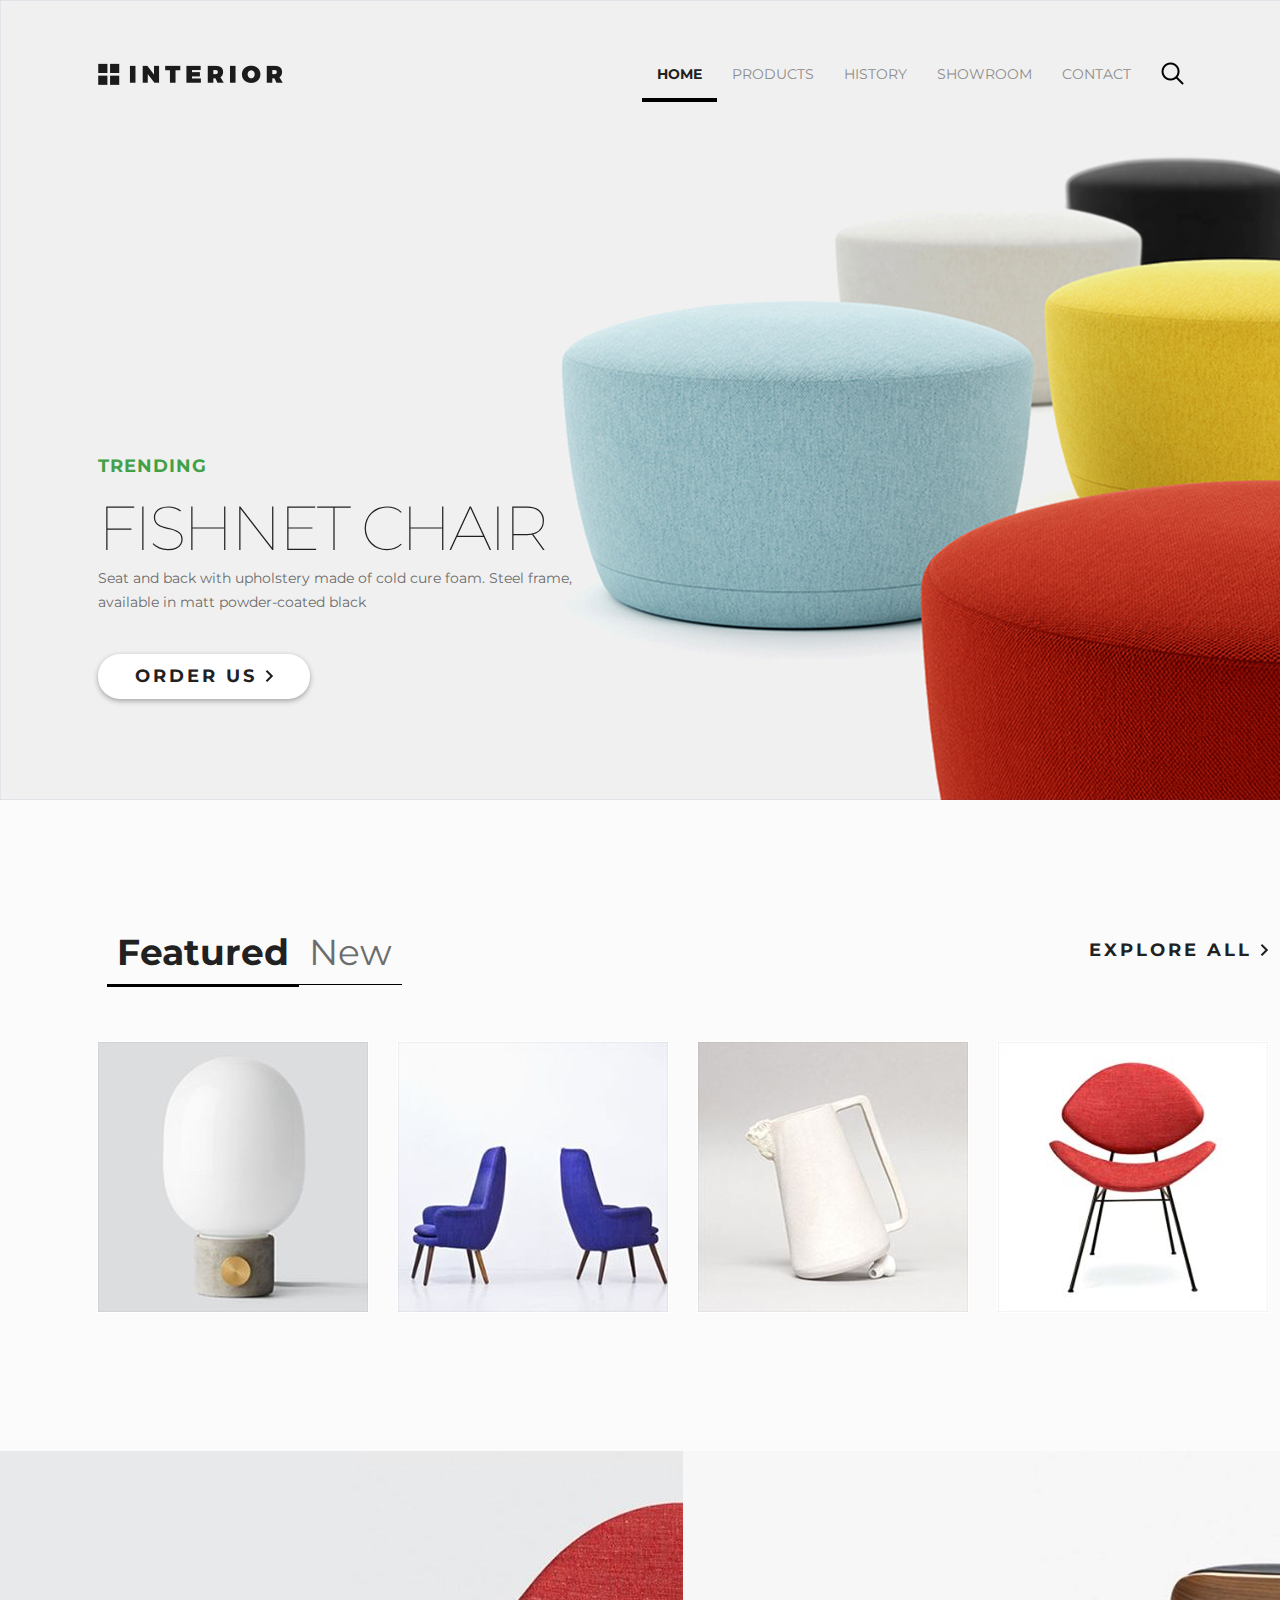
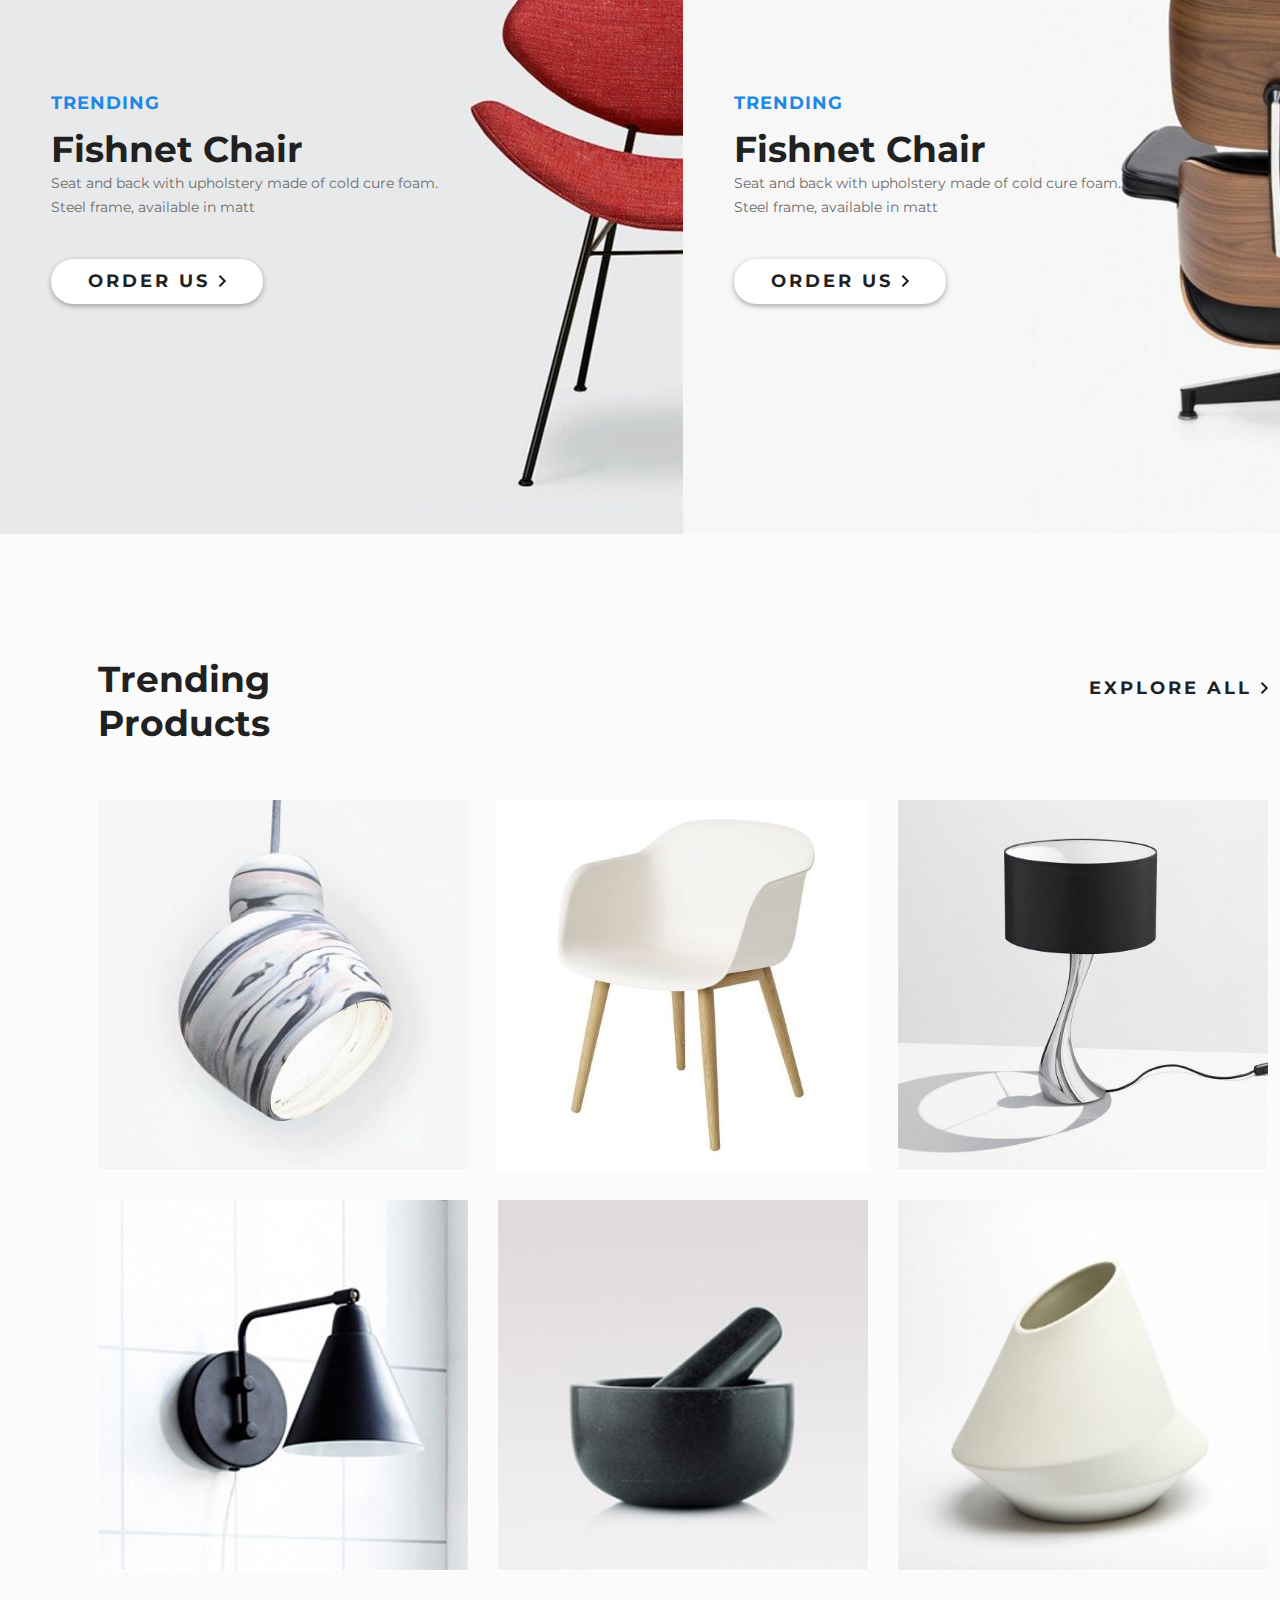
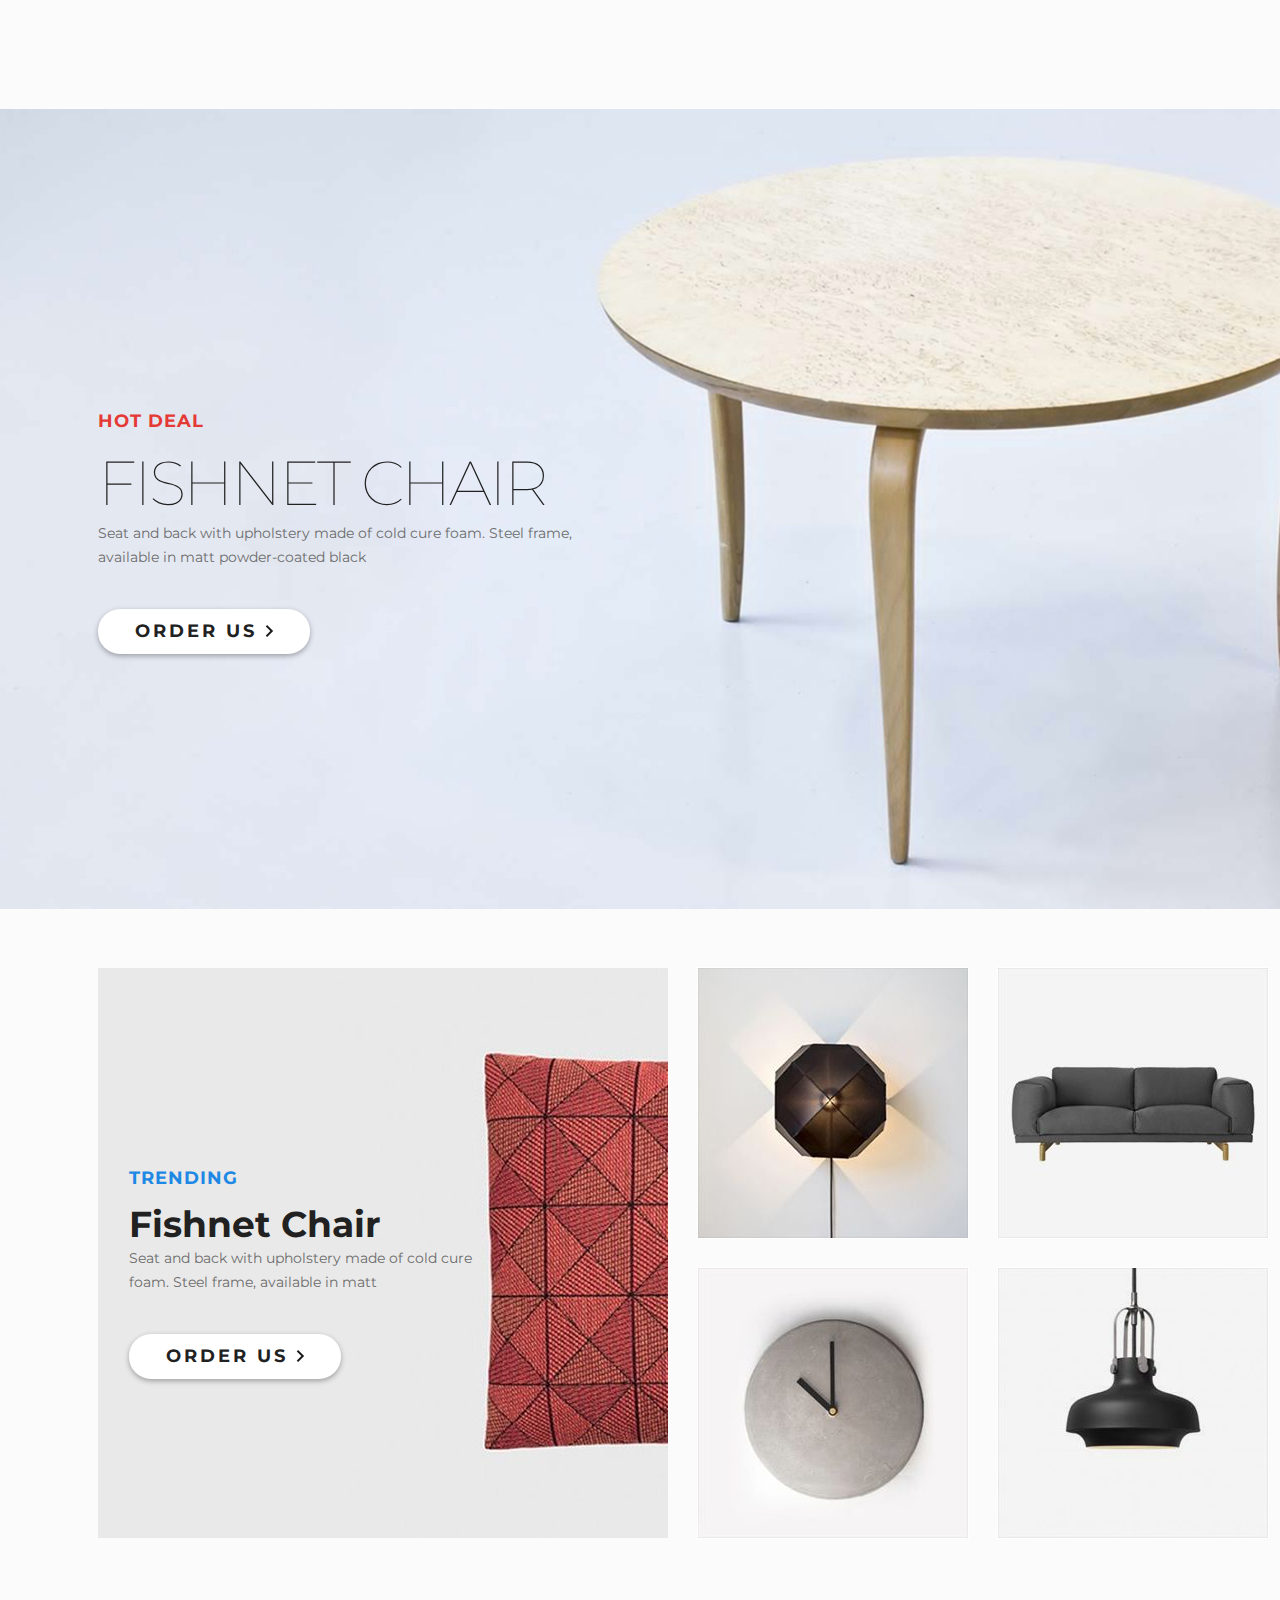
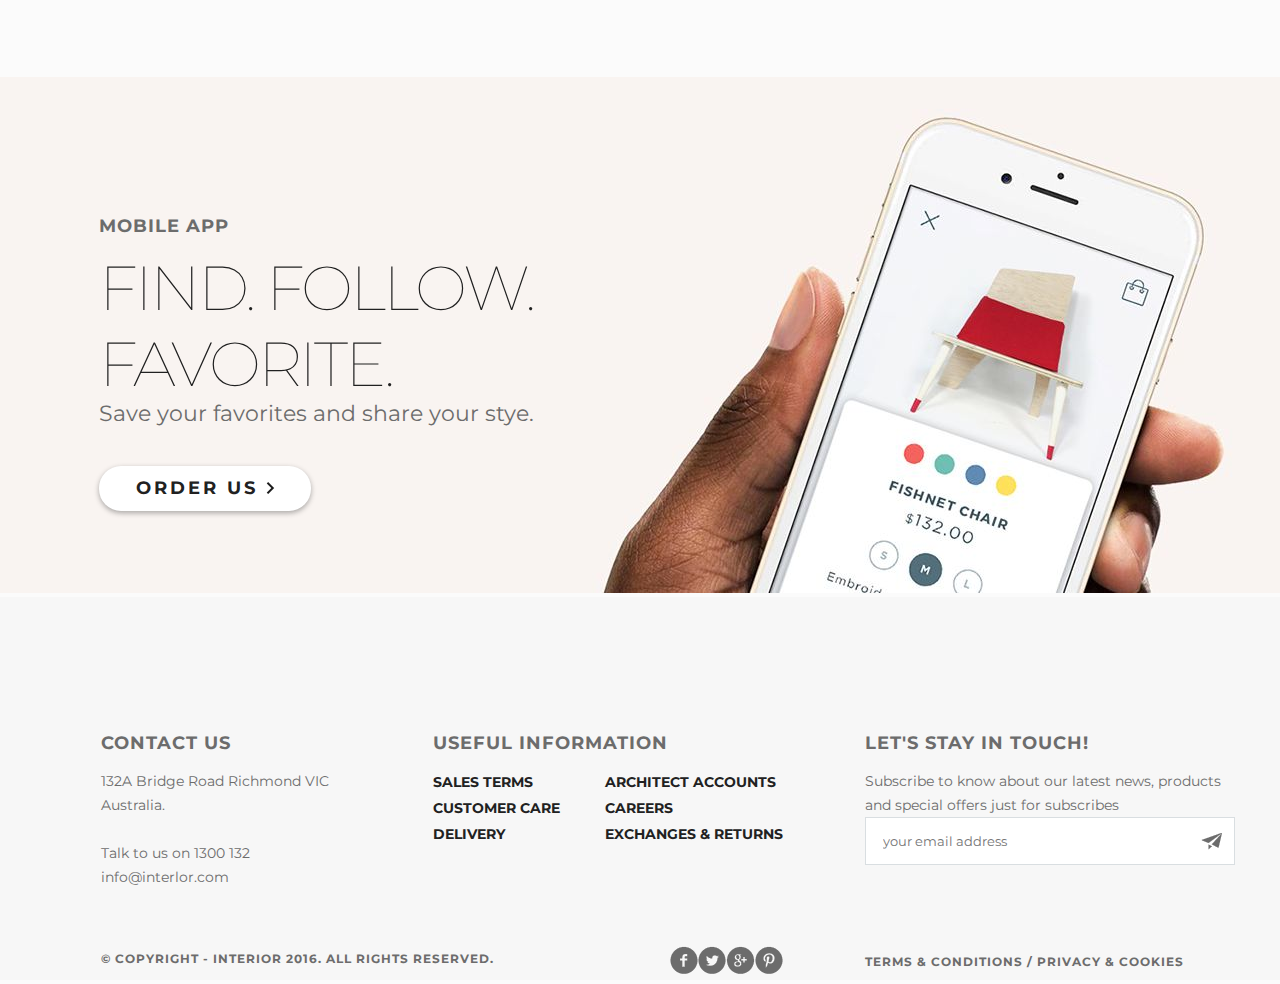
<file: index.html>
<!DOCTYPE html>
<html lang="en">

<head>
    <meta charset="UTF-8">
    <title>Document</title>
    <link rel="stylesheet" href="style.css">
</head>

<body>
    <div class="container">
        <div class="line" id="header">
            <img src="img/logo.png" alt="" style="margin: 63px 98px">
            <ul class="menu" style="margin: 50px 167px">
                <li><a href="index.html" id="menu-a">Home</a></li>
                <li><a href="products.html">Products</a></li>
                <li><a href="#">History</a></li>
                <li><a href="#">Showroom</a></li>
                <li><a href="contacts.html">Contact</a></li>
                <li><a href="#" class="search"><img src="img/search.png" alt=""></a></li>
            </ul>
            <div class="text" style="margin: 288px 0 0 98px; width: 495px;">
                <h2 class="text1">TRENDING</h2>
                <h1 class="text2">FISHNET CHAIR</h1>
                <p class="text3">Seat and back with upholstery made of cold cure foam. Steel frame, available in matt powder-coated black</p>
                <a href="details.html" class="orderus">ORDER US <img src="img/arrow.png" alt=""></a>
            </div>
        </div>
        <div class="line">
            <ul class="menu-featured">
                <li id="menu-featured-a"><a href="#">Featured</a></li>
                <li><a href="#">New</a></li>
            </ul>
            <a href="details.html" class="button-explore">EXPLORE ALL <img src="img/arrow.png" alt=""></a>
            <div class="catalog">
                <a href="details.html" class="product1"><img src="img/products/product-1.jpg" alt=""></a>
                <a href="details.html" class="product1"><img src="img/products/product-2.jpg" alt=""></a>
                <a href="details.html" class="product1"><img src="img/products/product-3.jpg" alt=""></a>
                <a href="details.html" class="product1"><img src="img/products/product-4.jpg" alt=""></a>
            </div>
        </div>
        <div class="line">
            <div class="product4" style="background-image: url(img/products/promo-img1.jpg);">
                <div class="text" style="margin: 228px 51px; width: 400px;">
                    <h2 style="color: #1e88e5;">TRENDING</h2>
                    <h1 style="font-weight: 700; font-size: 36px; letter-spacing: 0px;">Fishnet Chair</h1>
                    <p>Seat and back with upholstery made of cold cure foam. Steel frame, available in matt</p>
                    <a href="details.html" class="orderus">ORDER US <img src="img/arrow.png" alt=""></a>
                </div>
            </div>
            <div class="product4" style="background-image: url(img/products/promo-img2.jpg);">
                <div class="text" style="margin: 228px 51px; width: 400px;">
                    <h2 style="color: #1e88e5;">TRENDING</h2>
                    <h1 style="font-weight: 700; font-size: 36px; letter-spacing: 0px;">Fishnet Chair</h1>
                    <p>Seat and back with upholstery made of cold cure foam. Steel frame, available in matt</p>
                    <a href="details.html" class="orderus">ORDER US <img src="img/arrow.png" alt=""></a>
                </div>
            </div>
        </div>
        <div class="line">
            <div class="text" style="width: 450px;">
                <h1 style="font-weight: 700; font-size: 36px; letter-spacing: 0px; margin: 119px 0 0 98px">Trending Products</h1>
            </div>
            <a href="details.html" class="button-explore">EXPLORE ALL <img src="img/arrow.png" alt=""></a>
            <div class="catalog">
                <a href="details.html" class="product2"><img src="img/products/product-11.jpg" alt=""></a>
                <a href="details.html" class="product2"><img src="img/products/product-21.jpg" alt=""></a>
                <a href="details.html" class="product2"><img src="img/products/product-31.jpg" alt=""></a>
                <a href="details.html" class="product2"><img src="img/products/product-41.jpg" alt=""></a>
                <a href="details.html" class="product2"><img src="img/products/product-51.jpg" alt=""></a>
                <a href="details.html" class="product2"><img src="img/products/product-61.jpg" alt=""></a>
            </div>
        </div>
        <div class="line" style="background-image: url(img/slider.jpg); height: 800px;">
            <div class="text" style="margin: 288px 0 0 98px; width: 495px;">
                <h2 class="text1" style="color:  #e53935;">HOT DEAL</h2>
                <h1 class="text2">FISHNET CHAIR</h1>
                <p class="text3">Seat and back with upholstery made of cold cure foam. Steel frame, available in matt powder-coated black</p>
                <a href="details.html" class="orderus">ORDER US <img src="img/arrow.png" alt=""></a>
            </div>
        </div>
        <div class="line">
            <div class="catalog">
                <div class="product3" style="background-image: url(img/products/product-1-lg.jpg); margin: 15px;">
                    <div class="text" style="margin: 186px 31px; width: 350px;">
                        <h2 style="color: #1e88e5;">TRENDING</h2>
                        <h1 style="font-weight: 700; font-size: 36px; letter-spacing: 0px;">Fishnet Chair</h1>
                        <p>Seat and back with upholstery made of cold cure foam. Steel frame, available in matt</p>
                        <a href="details.html" class="orderus">ORDER US <img src="img/arrow.png" alt=""></a>
                    </div>
                </div>
                <a href="details.html" class="product1"><img src="img/products/product-1-sm.jpg" alt=""></a>
                <a href="details.html" class="product1"><img src="img/products/product-2-sm.jpg" alt=""></a>
                <a href="details.html" class="product1"><img src="img/products/product-3-sm.jpg" alt=""></a>
                <a href="details.html" class="product1"><img src="img/products/product-4-sm.jpg" alt=""></a>
            </div>
        </div>
        <div class="line" style="background-image: url(img/back-img.jpg); height: 516px">
            <div class="text" style="margin: 125px 0 0 99px; width: 495px;">
                <h2 class="text1" style="color:  #6c6c6c;">MOBILE APP</h2>
                <h1 class="text2">FIND. FOLLOW. FAVORITE.</h1>
                <p class="text3" style="font-size: 22px;">Save your favorites and share your stye.</p>
                <a href="details.html" class="orderus">ORDER US <img src="img/arrow.png" alt=""></a>
            </div>
        </div>
        <div class="line" style="background-color:  #f7f7f7;">
            <div class="text" style="padding: 120px 99px 0 99px;">
                <table class="footer">
                    <tr>
                        <td>
                            <h2 style="color:  #6c6c6c;">CONTACT US</h2>
                        </td>
                        <td>
                            <h2 style="color:  #6c6c6c;">USEFUL INFORMATION</h2>
                        </td>
                        <td>
                            <h2 style="color:  #6c6c6c;">LET'S STAY IN TOUCH!</h2>
                        </td>
                    </tr>
                    <tr style="height: 175px; vertical-align: top;">
                        <td>
                            <div class="block" style="min-width: 250px">
                                <p>132A Bridge Road Richmond VIC Australia.<br><br>Talk to us on 1300 132<br>info@interlor.com</p>
                            </div>
                        </td>
                        <td>
                            <div class="block" style="min-width:350px">
                                <ul class="footer-menu" style="float: left;">
                                    <li><a href="#">SALES TERMS</a></li>
                                    <li><a href="#">CUSTOMER CARE</a></li>
                                    <li><a href="#">DELIVERY</a></li>
                                </ul>
                                <ul class="footer-menu" style="float: right;">
                                    <li><a href="#">ARCHITECT ACCOUNTS</a></li>
                                    <li><a href="#">CAREERS</a></li>
                                    <li><a href="#">EXCHANGES & RETURNS</a></li>
                                </ul>
                            </div>
                        </td>
                        <td>
                            <div class="block">
                                <p>Subscribe to know about our latest news, products and special offers just for subscribes</p>
                                <div class="email">
                                    <input type="email" placeholder="your email address">
                                    <input type="submit" value="">
                                </div>
                            </div>
                        </td>
                    </tr>
                    <tr>
                        <td colspan="2">
                            <div class="text">
                                <h2 style="color:  #6c6c6c; font-size: 12px; line-height: 26px;">&copy COPYRIGHT - INTERIOR 2016. ALL RIGHTS RESERVED.</h2>
                            </div>
                            <ul class="ss">
                                <li><a href="#"><img src="img/ss1.png" alt=""></a></li>
                                <li><a href="#"><img src="img/ss2.png" alt=""></a></li>
                                <li><a href="#"><img src="img/ss3.png" alt=""></a></li>
                                <li><a href="#"><img src="img/ss4.png" alt=""></a></li>
                            </ul>
                        </td>
                        <td>
                            <div class="text">
                                <h2 style="color:  #6c6c6c; font-size: 12px; line-height: 26px;">TERMS & CONDITIONS / PRIVACY & COOKIES</h2>
                            </div>
                        </td>
                    </tr>
                </table>
            </div>
        </div>
    </div>
</body>

</html>
</file>
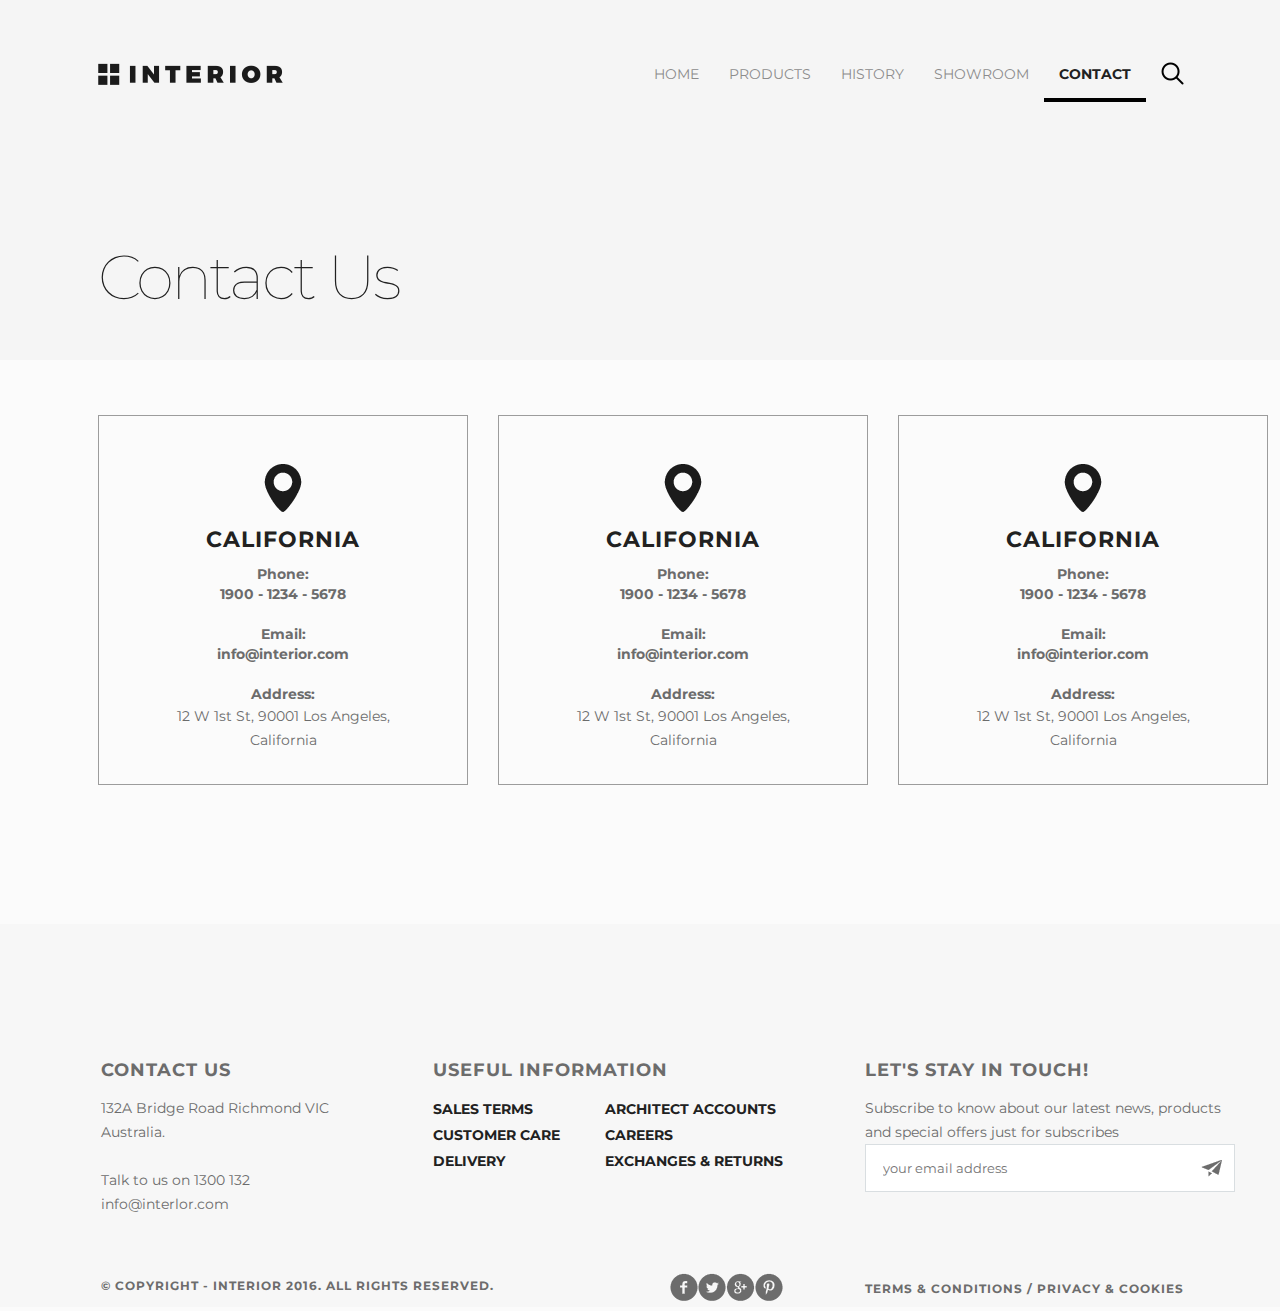
<file: contacts.html>
<!DOCTYPE html>
<html lang="en">

<head>
    <meta charset="UTF-8">
    <title>Document</title>
    <link rel="stylesheet" href="style.css">
</head>

<body>
    <div class="container">
        <div class="line" style="background-color:  #f5f5f5; height: 360px;">
            <img src="img/logo.png" alt="" style="margin: 63px 0 0 98px">
            <ul class="menu" style="margin: 50px 167px 0 0">
                <li><a href="index.html">Home</a></li>
                <li><a href="products.html">Products</a></li>
                <li><a href="#">History</a></li>
                <li><a href="#">Showroom</a></li>
                <li><a href="contacts.html" id="menu-a">Contact</a></li>
                <li><a href="#" class="search"><img src="img/search.png" alt=""></a></li>
            </ul>
            <div class="text" style="margin: 150px 0 0 98px; width: 495px;">
                <h1 class="text2">Contact Us</h1>
            </div>
        </div>
        <div class="line">
            <div class="catalog">
                <div class="contact-address">
                    <div class="text">
                        <img src="img/position.png" alt="">
                        <h2 class="text1" style="color:  #212121; font-size: 22px;">CALIFORNIA</h2>
                        <p style="font-weight: 700; line-height: 20px;">Phone:<br>
                        1900 - 1234 - 5678 <br><br>
                        Email:<br>
                        info@interior.com<br><br>
                        Address:</p>
                        <p>12 W 1st St, 90001 Los Angeles, California</p>
                    </div>
                </div>
                <div class="contact-address">
                    <div class="text">
                        <img src="img/position.png" alt="">
                        <h2 class="text1" style="color:  #212121; font-size: 22px;">CALIFORNIA</h2>
                        <p style="font-weight: 700; line-height: 20px;">Phone:<br>
                        1900 - 1234 - 5678 <br><br>
                        Email:<br>
                        info@interior.com<br><br>
                        Address:</p>
                        <p>12 W 1st St, 90001 Los Angeles, California</p>
                    </div>
                </div>
                <div class="contact-address">
                    <div class="text">
                        <img src="img/position.png" alt="">
                        <h2 class="text1" style="color:  #212121; font-size: 22px;">CALIFORNIA</h2>
                        <p style="font-weight: 700; line-height: 20px;">Phone:<br>
                        1900 - 1234 - 5678 <br><br>
                        Email:<br>
                        info@interior.com<br><br>
                        Address:</p>
                        <p>12 W 1st St, 90001 Los Angeles, California</p>
                    </div>
                </div>
            </div>
        </div>
        <div class="line" style="background-color:  #f7f7f7;">
            <div class="text" style="padding: 120px 99px 0 99px;">
                <table class="footer">
                    <tr>
                        <td>
                            <h2 style="color:  #6c6c6c;">CONTACT US</h2>
                        </td>
                        <td>
                            <h2 style="color:  #6c6c6c;">USEFUL INFORMATION</h2>
                        </td>
                        <td>
                            <h2 style="color:  #6c6c6c;">LET'S STAY IN TOUCH!</h2>
                        </td>
                    </tr>
                    <tr style="height: 175px; vertical-align: top;">
                        <td>
                            <div class="block" style="min-width: 250px">
                                <p>132A Bridge Road Richmond VIC Australia.<br><br>Talk to us on 1300 132<br>info@interlor.com</p>
                            </div>
                        </td>
                        <td>
                            <div class="block" style="min-width:350px">
                                <ul class="footer-menu" style="float: left;">
                                    <li><a href="#">SALES TERMS</a></li>
                                    <li><a href="#">CUSTOMER CARE</a></li>
                                    <li><a href="#">DELIVERY</a></li>
                                </ul>
                                <ul class="footer-menu" style="float: right;">
                                    <li><a href="#">ARCHITECT ACCOUNTS</a></li>
                                    <li><a href="#">CAREERS</a></li>
                                    <li><a href="#">EXCHANGES & RETURNS</a></li>
                                </ul>
                            </div>
                        </td>
                        <td>
                            <div class="block">
                                <p>Subscribe to know about our latest news, products and special offers just for subscribes</p>
                                <div class="email">
                                    <input type="email" placeholder="your email address">
                                    <input type="submit" value="">
                                </div>
                            </div>
                        </td>
                    </tr>
                    <tr>
                        <td colspan="2">
                            <div class="text">
                                <h2 style="color:  #6c6c6c; font-size: 12px; line-height: 26px;">&copy COPYRIGHT - INTERIOR 2016. ALL RIGHTS RESERVED.</h2>
                            </div>
                            <ul class="ss">
                                <li><a href="#"><img src="img/ss1.png" alt=""></a></li>
                                <li><a href="#"><img src="img/ss2.png" alt=""></a></li>
                                <li><a href="#"><img src="img/ss3.png" alt=""></a></li>
                                <li><a href="#"><img src="img/ss4.png" alt=""></a></li>
                            </ul>
                        </td>
                        <td>
                            <div class="text">
                                <h2 style="color:  #6c6c6c; font-size: 12px; line-height: 26px;">TERMS & CONDITIONS / PRIVACY & COOKIES</h2>
                            </div>
                        </td>
                    </tr>
                </table>
            </div>
        </div>
    </div>
</body>

</html>
</file>
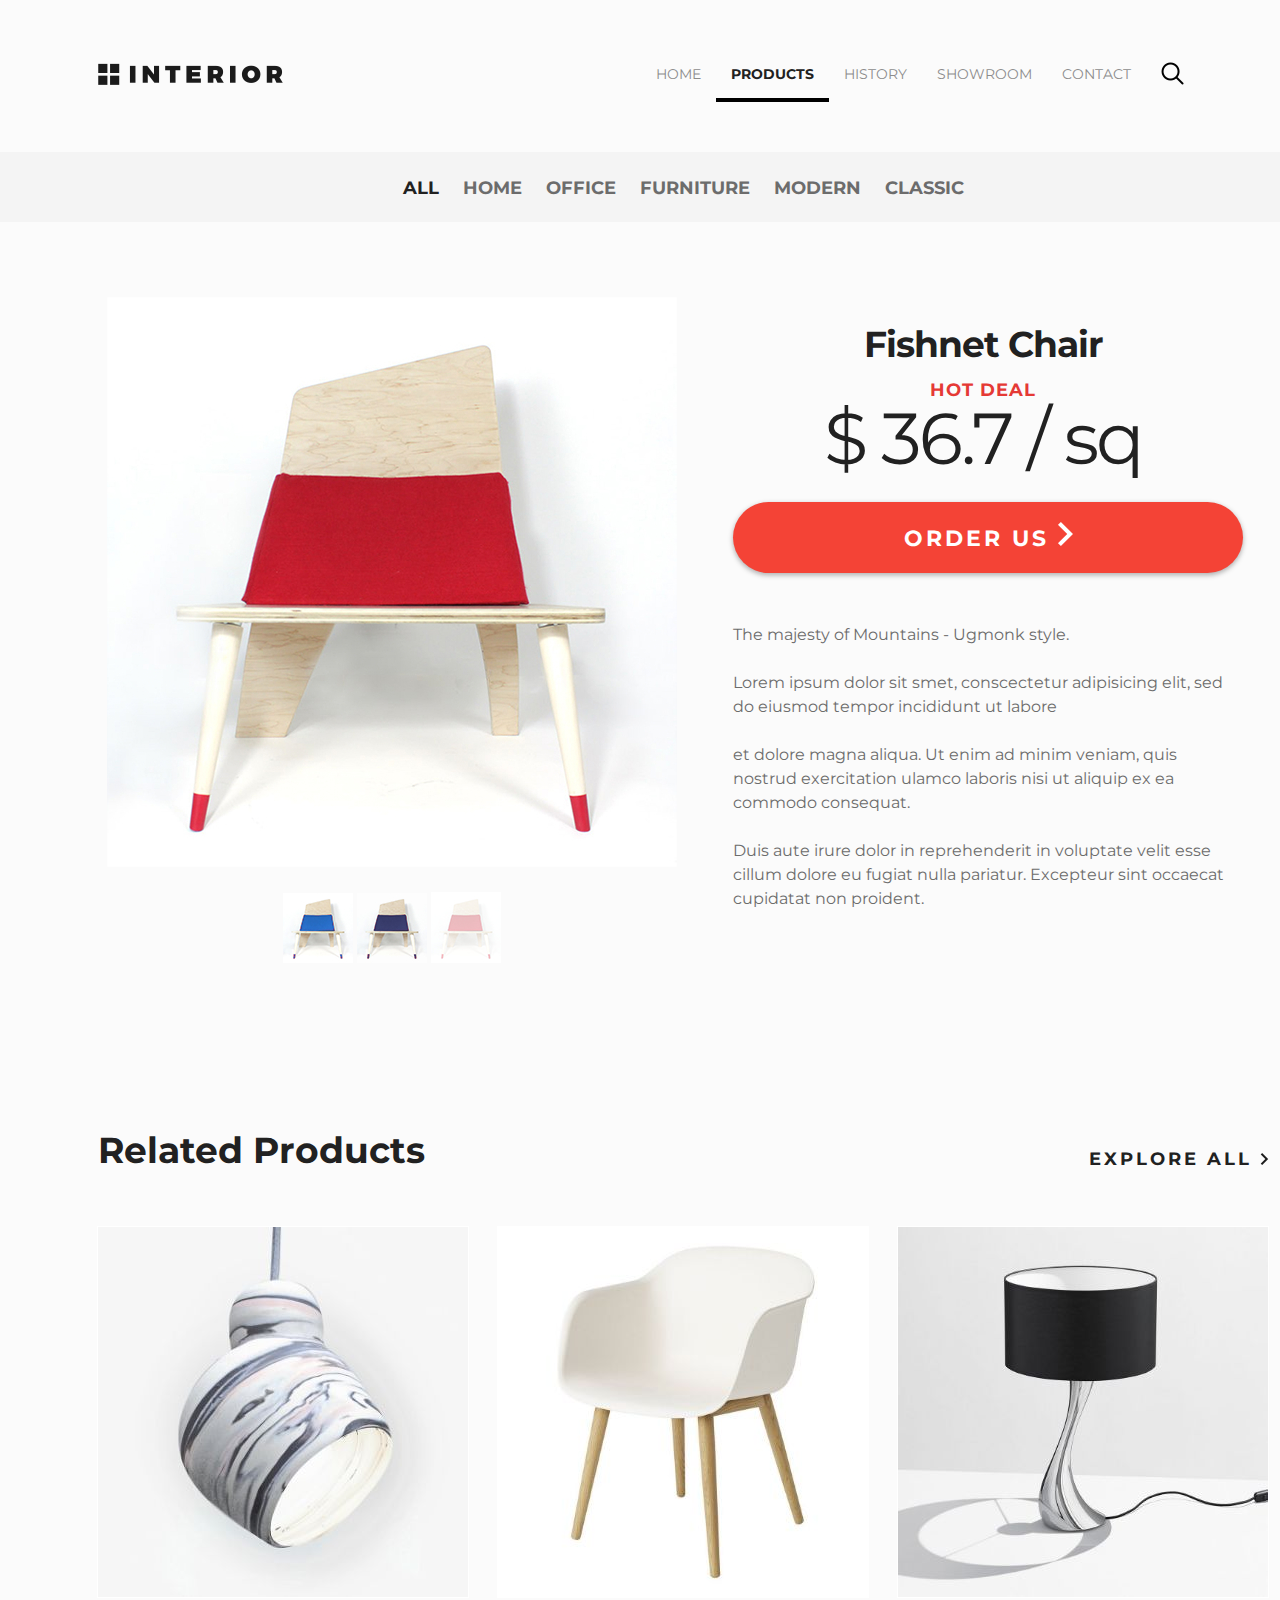
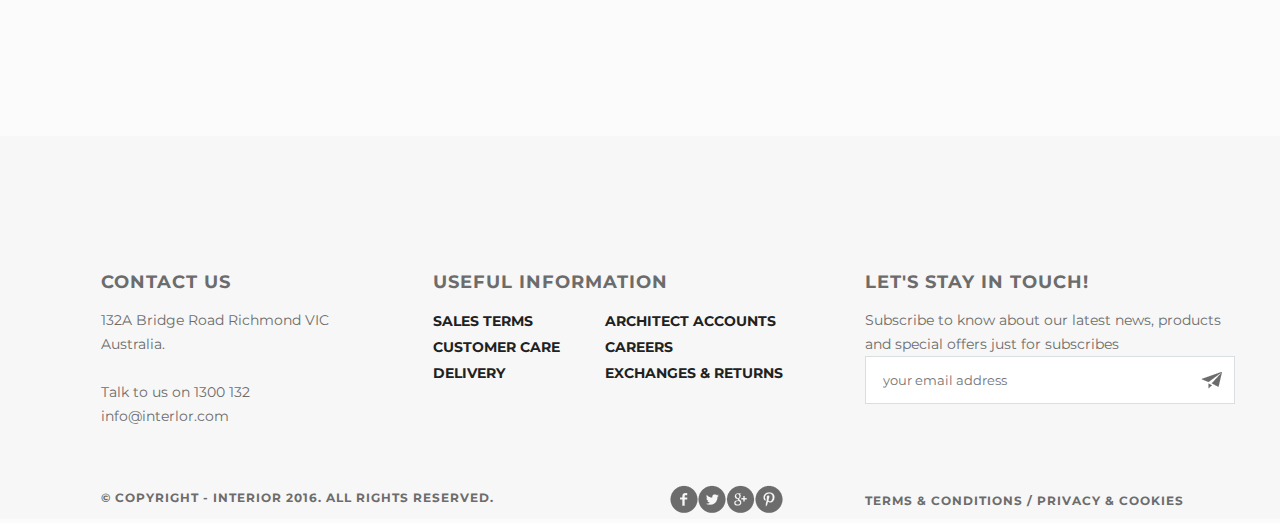
<file: details.html>
<!DOCTYPE html>
<html lang="en">

<head>
    <meta charset="UTF-8">
    <title>Document</title>
    <link rel="stylesheet" href="style.css">
</head>

<body>
    <div class="container">
        <div class="line" style="height: 0px;">
            <img src="img/logo.png" alt="" style="margin: 63px 98px">
            <ul class="menu" style="margin: 50px 167px">
                <li><a href="index.html">Home</a></li>
                <li><a href="products.html" id="menu-a">Products</a></li>
                <li><a href="#">History</a></li>
                <li><a href="#">Showroom</a></li>
                <li><a href="contacts.html">Contact</a></li>
                <li><a href="#" class="search"><img src="img/search.png" alt=""></a></li>
            </ul>
        </div>
        <div class="line" style="background-color:  #f4f4f4; height: 70px;">
            <ul class="details-menu">
                <li><a href="#" id="details-menu-a">ALL</a></li>
                <li><a href="#">HOME</a></li>
                <li><a href="#">OFFICE</a></li>
                <li><a href="#">FURNITURE</a></li>
                <li><a href="#">MODERN</a></li>
                <li><a href="#">CLASSIC</a></li>
            </ul>
        </div>
        <div class="line" style="padding: 50px;">
            <div class="product4">
                <div style="height: 570px;
    width: 570px; padding: 25px; margin: 0 auto;">
                    <img src="img/products/slider1.jpg" alt="">
                </div>
                <div class="text" style="width: 100%; text-align: center;">
                    <a href="#"><img src="img/products/controll.jpg" alt=""></a>
                    <a href="#"><img src="img/products/controll11.jpg" alt=""></a>
                    <a href="#"><img src="img/products/controll2.jpg" alt=""></a>
                </div>
            </div>
            <div class="product4">
                <div class="text" style="width: 500px; text-align: center; margin-top: 50px;">
                    <h1 style="font-weight: 700; font-size: 36px; letter-spacing: -1px;">Fishnet Chair</h1>
                    <h2 style="color:  #e53935; font-size: 18px; line-height: 48px;">HOT DEAL</h2>
                    <h1 style="font-weight: 400; font-size: 72px; line-height: 48px;">$ 36.7 / sq</h1>
                    <a href="#" class="orderus-big">ORDER US <img src="img/arrow-big.png" alt="" style="padding-top: 20px;"></a>
                    <p style="font-size: 16px; font-weight: 400; line-height: 24px; padding-top: 50px; text-align: left;">The majesty of Mountains - Ugmonk style. <br><br> Lorem ipsum dolor sit smet, conscectetur adipisicing elit, sed do eiusmod tempor incididunt ut labore <br><br> et dolore magna aliqua. Ut enim ad minim veniam, quis nostrud exercitation ulamco laboris nisi ut aliquip ex ea commodo consequat. <br><br> Duis aute irure dolor in reprehenderit in voluptate velit esse cillum dolore eu fugiat nulla pariatur. Excepteur sint occaecat cupidatat non proident.
                    </p>
                </div>
            </div>
        </div>
        <div class="line">
            <div class="text" style="width: 450px;">
                <h1 style="font-weight: 700; font-size: 36px; letter-spacing: 0px; margin: 119px 0 0 98px">Related Products</h1>
            </div>
            <a href="" class="button-explore">EXPLORE ALL <img src="img/arrow.png" alt=""></a>
            <div class="catalog">
                <a href="" class="product2"><img src="img/products/product-11.jpg" alt=""></a>
                <a href="" class="product2"><img src="img/products/product-21.jpg" alt=""></a>
                <a href="" class="product2"><img src="img/products/product-31.jpg" alt=""></a>
            </div>
        </div>
        <div class="line" style="background-color:  #f7f7f7;">
            <div class="text" style="padding: 120px 99px 0 99px;">
                <table class="footer">
                    <tr>
                        <td>
                            <h2 style="color:  #6c6c6c;">CONTACT US</h2>
                        </td>
                        <td>
                            <h2 style="color:  #6c6c6c;">USEFUL INFORMATION</h2>
                        </td>
                        <td>
                            <h2 style="color:  #6c6c6c;">LET'S STAY IN TOUCH!</h2>
                        </td>
                    </tr>
                    <tr style="height: 175px; vertical-align: top;">
                        <td>
                            <div class="block" style="min-width: 250px">
                                <p>132A Bridge Road Richmond VIC Australia.<br><br>Talk to us on 1300 132<br>info@interlor.com</p>
                            </div>
                        </td>
                        <td>
                            <div class="block" style="min-width:350px">
                                <ul class="footer-menu" style="float: left;">
                                    <li><a href="#">SALES TERMS</a></li>
                                    <li><a href="#">CUSTOMER CARE</a></li>
                                    <li><a href="#">DELIVERY</a></li>
                                </ul>
                                <ul class="footer-menu" style="float: right;">
                                    <li><a href="#">ARCHITECT ACCOUNTS</a></li>
                                    <li><a href="#">CAREERS</a></li>
                                    <li><a href="#">EXCHANGES & RETURNS</a></li>
                                </ul>
                            </div>
                        </td>
                        <td>
                            <div class="block">
                                <p>Subscribe to know about our latest news, products and special offers just for subscribes</p>
                                <div class="email">
                                    <input type="email" placeholder="your email address">
                                    <input type="submit" value="">
                                </div>
                            </div>
                        </td>
                    </tr>
                    <tr>
                        <td colspan="2">
                            <div class="text">
                                <h2 style="color:  #6c6c6c; font-size: 12px; line-height: 26px;">&copy COPYRIGHT - INTERIOR 2016. ALL RIGHTS RESERVED.</h2>
                            </div>
                            <ul class="ss">
                                <li><a href="#"><img src="img/ss1.png" alt=""></a></li>
                                <li><a href="#"><img src="img/ss2.png" alt=""></a></li>
                                <li><a href="#"><img src="img/ss3.png" alt=""></a></li>
                                <li><a href="#"><img src="img/ss4.png" alt=""></a></li>
                            </ul>
                        </td>
                        <td>
                            <div class="text">
                                <h2 style="color:  #6c6c6c; font-size: 12px; line-height: 26px;">TERMS & CONDITIONS / PRIVACY & COOKIES</h2>
                            </div>
                        </td>
                    </tr>
                </table>
            </div>
        </div>
    </div>
</body>

</html>
</file>
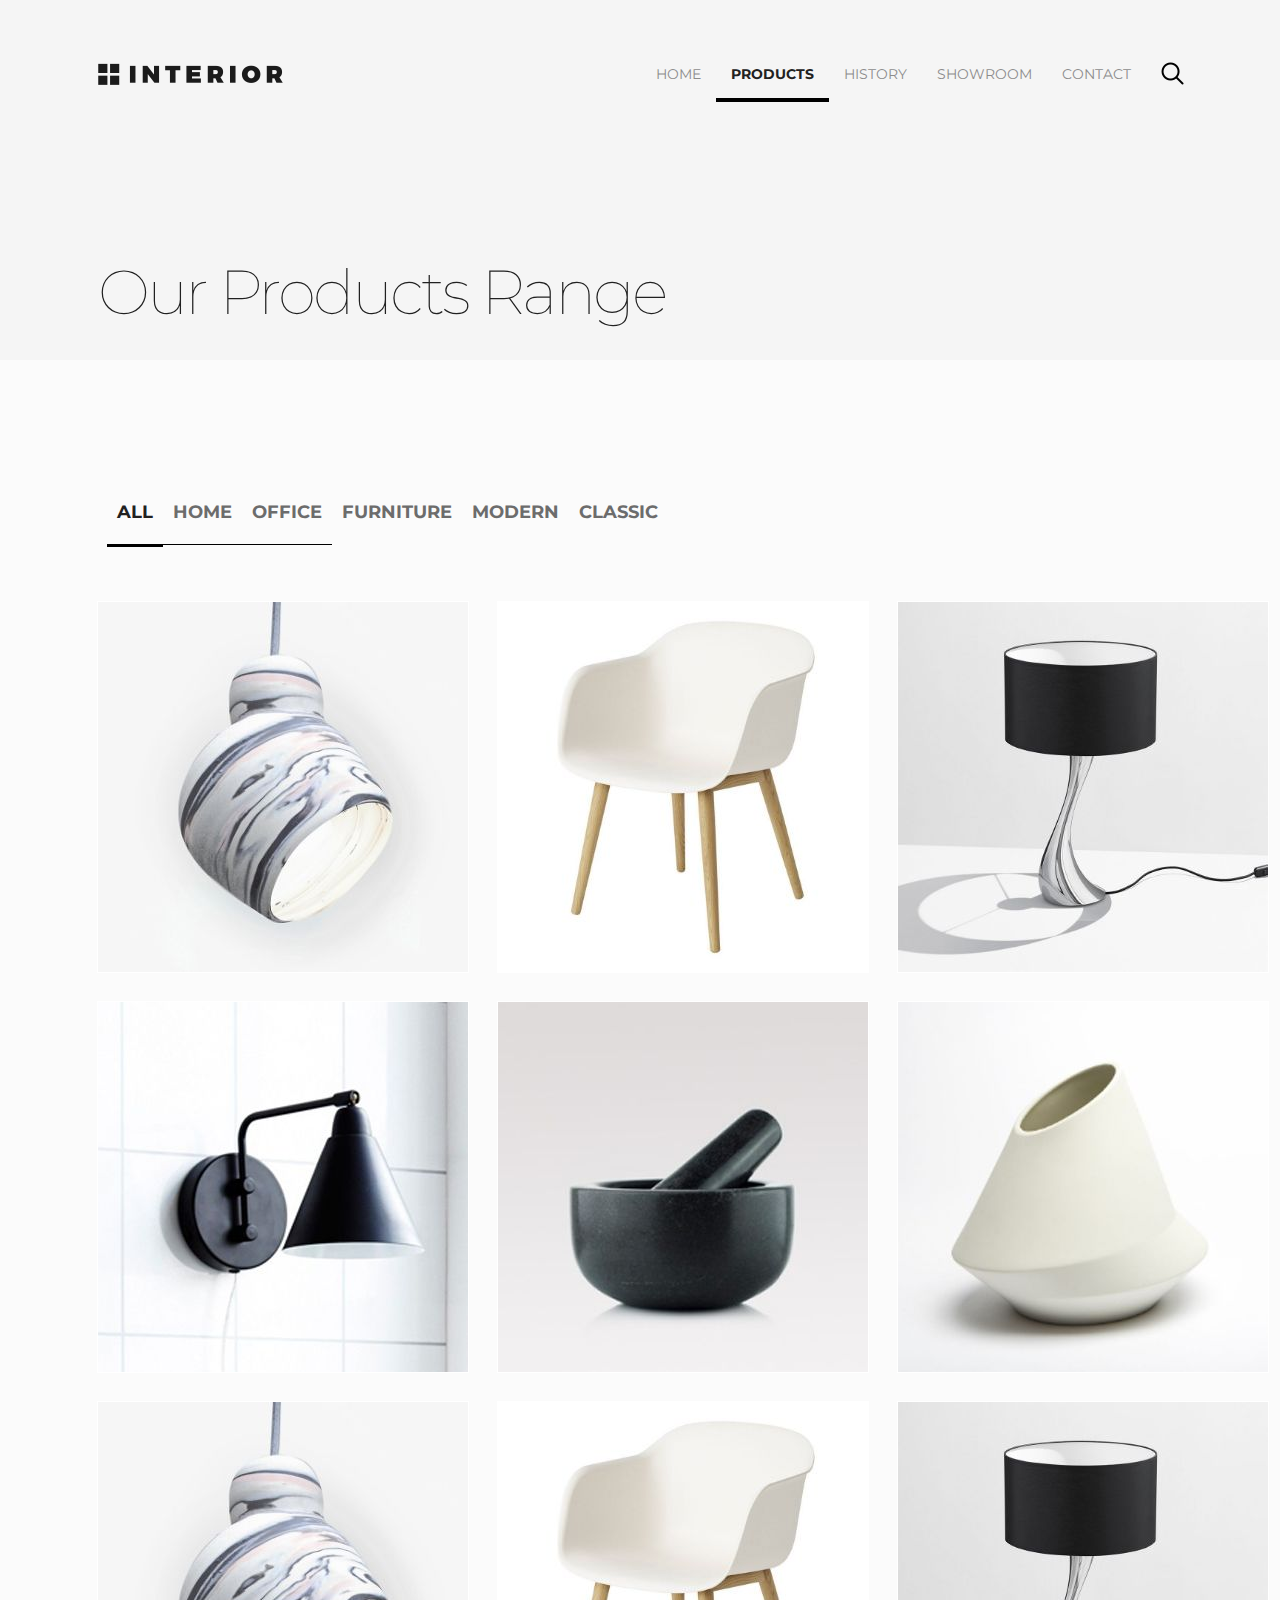
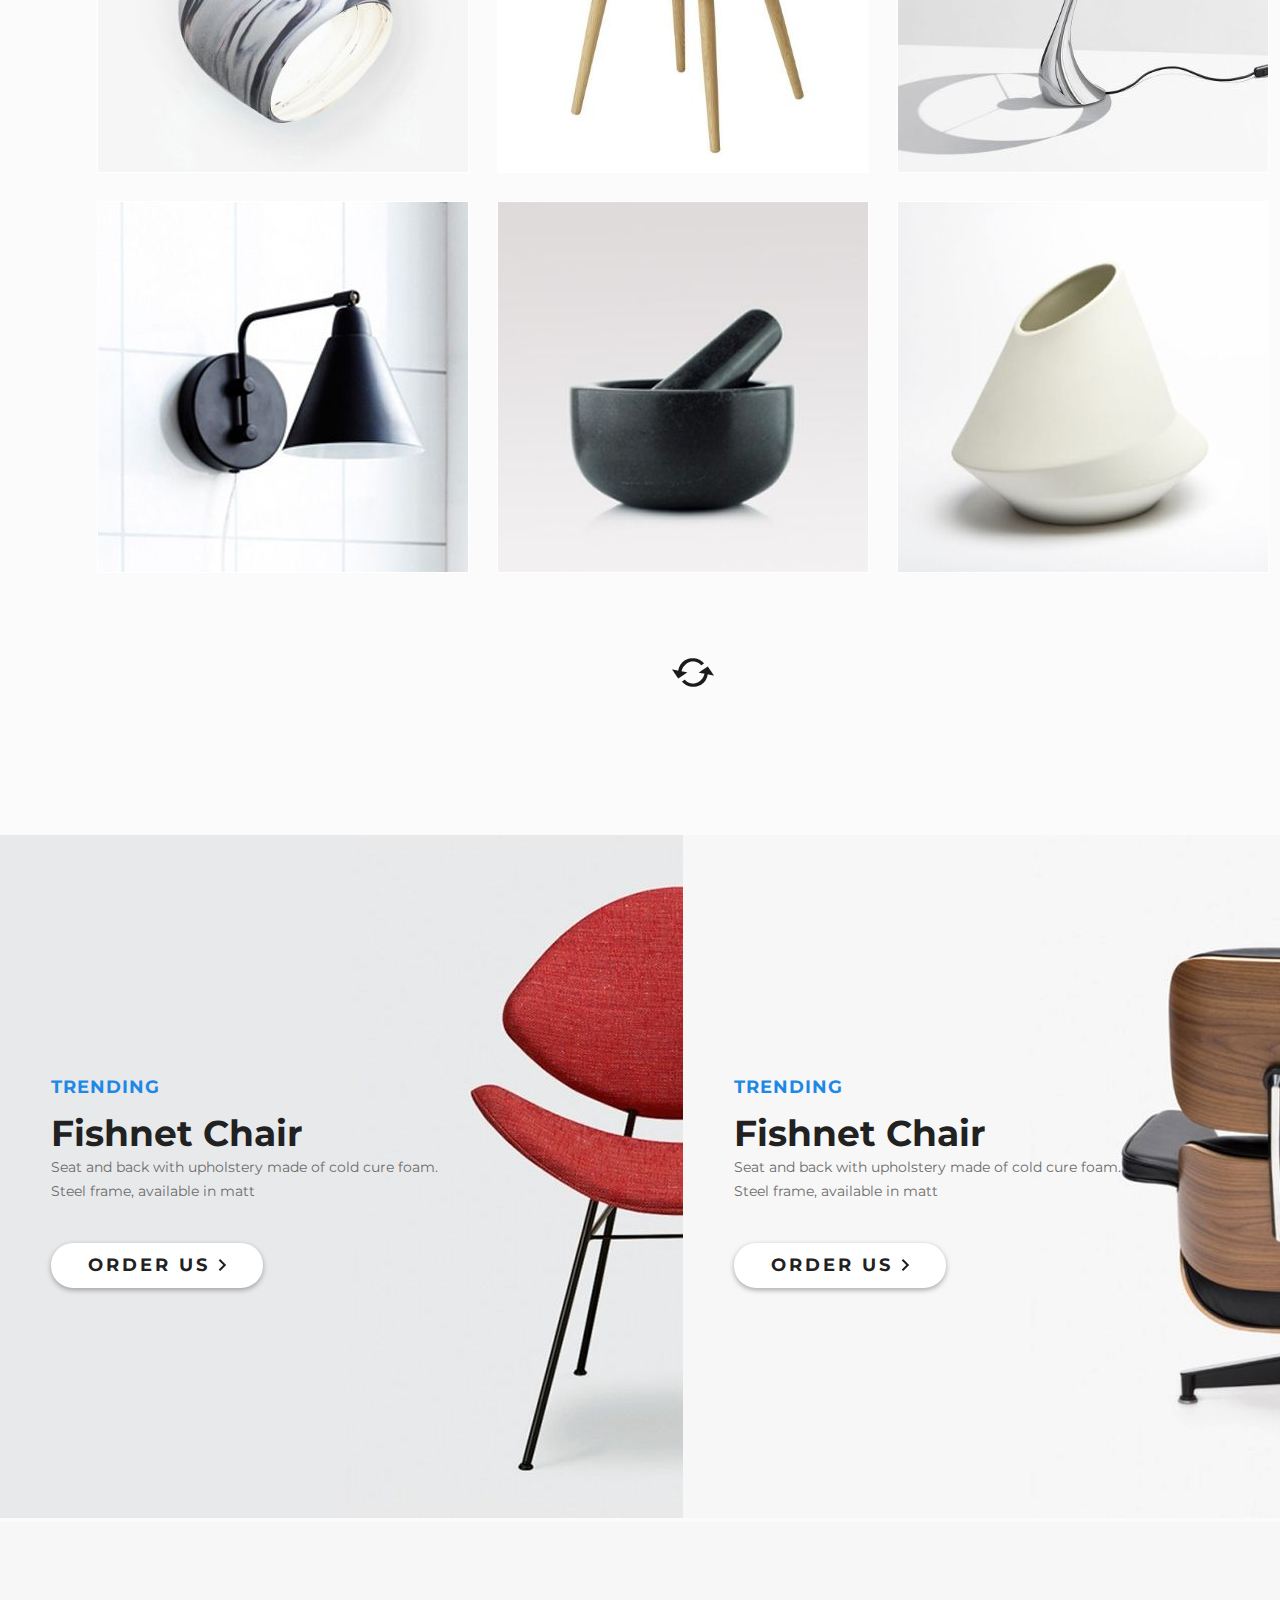
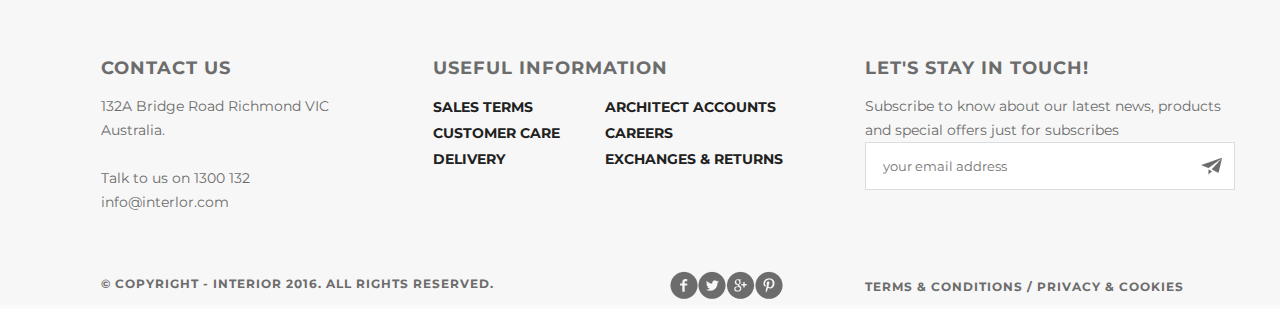
<file: products.html>
<!DOCTYPE html>
<html lang="en">

<head>
    <meta charset="UTF-8">
    <title>Document</title>
    <link rel="stylesheet" href="style.css">
</head>

<body>
    <div class="container">
        <div class="line" style="background-color:  #f5f5f5; height: 360px;">
            <img src="img/logo.png" alt="" style="margin: 63px 0 0 98px">
            <ul class="menu" style="margin: 50px 167px 0 0">
                <li><a href="index.html">Home</a></li>
                <li><a href="products.html" id="menu-a">Products</a></li>
                <li><a href="#">History</a></li>
                <li><a href="#">Showroom</a></li>
                <li><a href="contacts.html">Contact</a></li>
                <li><a href="#" class="search"><img src="img/search.png" alt=""></a></li>
            </ul>
            <div class="text" style="margin: 150px 0 0 98px; width: 700px;">
                <h1 class="text2">Our Products Range</h1>
            </div>
        </div>
        <div class="line">
            <ul class="menu-featured-low">
                <li id="menu-featured-low-a"><a href="#">ALL</a></li>
                <li><a href="#">HOME</a></li>
                <li><a href="#">OFFICE</a></li>
                <li style="border: none;"><a href="#">FURNITURE</a></li>
                <li style="border: none;"><a href="#">MODERN</a></li>
                <li style="border: none;"><a href="#">CLASSIC</a></li>
            </ul>
            <div class="catalog" style="margin-bottom: 71px;">
                <a href="" class="product2"><img src="img/products/product-11.jpg" alt=""></a>
                <a href="" class="product2"><img src="img/products/product-21.jpg" alt=""></a>
                <a href="" class="product2"><img src="img/products/product-31.jpg" alt=""></a>
                <a href="" class="product2"><img src="img/products/product-41.jpg" alt=""></a>
                <a href="" class="product2"><img src="img/products/product-51.jpg" alt=""></a>
                <a href="" class="product2"><img src="img/products/product-61.jpg" alt=""></a>
                <a href="" class="product2"><img src="img/products/product-11.jpg" alt=""></a>
                <a href="" class="product2"><img src="img/products/product-21.jpg" alt=""></a>
                <a href="" class="product2"><img src="img/products/product-31.jpg" alt=""></a>
                <a href="" class="product2"><img src="img/products/product-41.jpg" alt=""></a>
                <a href="" class="product2"><img src="img/products/product-51.jpg" alt=""></a>
                <a href="" class="product2"><img src="img/products/product-61.jpg" alt=""></a>
            </div>
            <a href="#" style="float: left; margin: 0 672px 140px 672px;"><img src="img/reload.png" alt=""></a>
        </div>
        <div class="line">
            <div class="product4" style="background-image: url(img/products/promo-img1.jpg);">
                <div class="text" style="margin: 228px 51px; width: 400px;">
                    <h2 style="color: #1e88e5;">TRENDING</h2>
                    <h1 style="font-weight: 700; font-size: 36px; letter-spacing: 0px;">Fishnet Chair</h1>
                    <p>Seat and back with upholstery made of cold cure foam. Steel frame, available in matt</p>
                    <a href="#" class="orderus">ORDER US <img src="img/arrow.png" alt=""></a>
                </div>
            </div>
            <div class="product4" style="background-image: url(img/products/promo-img2.jpg);">
                <div class="text" style="margin: 228px 51px; width: 400px;">
                    <h2 style="color: #1e88e5;">TRENDING</h2>
                    <h1 style="font-weight: 700; font-size: 36px; letter-spacing: 0px;">Fishnet Chair</h1>
                    <p>Seat and back with upholstery made of cold cure foam. Steel frame, available in matt</p>
                    <a href="#" class="orderus">ORDER US <img src="img/arrow.png" alt=""></a>
                </div>
            </div>
        </div>
        <div class="line" style="background-color:  #f7f7f7;">
            <div class="text" style="padding: 120px 99px 0 99px;">
                <table class="footer">
                    <tr>
                        <td>
                            <h2 style="color:  #6c6c6c;">CONTACT US</h2>
                        </td>
                        <td>
                            <h2 style="color:  #6c6c6c;">USEFUL INFORMATION</h2>
                        </td>
                        <td>
                            <h2 style="color:  #6c6c6c;">LET'S STAY IN TOUCH!</h2>
                        </td>
                    </tr>
                    <tr style="height: 175px; vertical-align: top;">
                        <td>
                            <div class="block" style="min-width: 250px">
                                <p>132A Bridge Road Richmond VIC Australia.<br><br>Talk to us on 1300 132<br>info@interlor.com</p>
                            </div>
                        </td>
                        <td>
                            <div class="block" style="min-width:350px">
                                <ul class="footer-menu" style="float: left;">
                                    <li><a href="#">SALES TERMS</a></li>
                                    <li><a href="#">CUSTOMER CARE</a></li>
                                    <li><a href="#">DELIVERY</a></li>
                                </ul>
                                <ul class="footer-menu" style="float: right;">
                                    <li><a href="#">ARCHITECT ACCOUNTS</a></li>
                                    <li><a href="#">CAREERS</a></li>
                                    <li><a href="#">EXCHANGES & RETURNS</a></li>
                                </ul>
                            </div>
                        </td>
                        <td>
                            <div class="block">
                                <p>Subscribe to know about our latest news, products and special offers just for subscribes</p>
                                <div class="email">
                                    <input type="email" placeholder="your email address">
                                    <input type="submit" value="">
                                </div>
                            </div>
                        </td>
                    </tr>
                    <tr>
                        <td colspan="2">
                            <div class="text">
                                <h2 style="color:  #6c6c6c; font-size: 12px; line-height: 26px;">&copy COPYRIGHT - INTERIOR 2016. ALL RIGHTS RESERVED.</h2>
                            </div>
                            <ul class="ss">
                                <li><a href="#"><img src="img/ss1.png" alt=""></a></li>
                                <li><a href="#"><img src="img/ss2.png" alt=""></a></li>
                                <li><a href="#"><img src="img/ss3.png" alt=""></a></li>
                                <li><a href="#"><img src="img/ss4.png" alt=""></a></li>
                            </ul>
                        </td>
                        <td>
                            <div class="text">
                                <h2 style="color:  #6c6c6c; font-size: 12px; line-height: 26px;">TERMS & CONDITIONS / PRIVACY & COOKIES</h2>
                            </div>
                        </td>
                    </tr>
                </table>
            </div>
        </div>
    </div>
</body>

</html>
</file>
<file: style.css>
@import url('https://fonts.googleapis.com/css?family=Montserrat:100,400,700');

* {
    margin: 0;
    padding: 0;
}

body {
    font-family: 'Montserrat', sans-serif;
}

a {
    text-decoration: none;
}

ul {
    list-style-type: none;
}

input {
    font-family: 'Montserrat', sans-serif;
}

.container {
    margin: auto;
    width: 1366px;
    background-color: rgb(251, 251, 251);
    box-shadow: 0px 2px 2px 0px rgba(0, 0, 0, 0.25);
}

div.line {
    display: inline-block;
    position: relative;
    width: 100%;
    outline: 0;
    border: 0;
}

div.block {
    display: block;
    margin: auto;
    float: left;
}

.catalog {
    margin: 40px 83px 120px 83px;
    float: left;
}

div.text {
    display: inline-block;
    float: left;
}

p {
    color: #6c6c6c;
    font-weight: 400;
    font-size: 14px;
    line-height: 24px;
}

div.text h1 {
    color: #212121;
    font-weight: 100;
    font-size: 62px;
    letter-spacing: -3px;
}

div.text h2 {
    color: #43a047;
    font-weight: 700;
    font-size: 18px;
    line-height: 48px;
    letter-spacing: 1px;
}

a.orderus {
    display: block;
    margin-top: 40px;
    text-decoration: none;
    color: #212121;
    font-size: 18px;
    font-weight: 700;
    line-height: 24px;
    text-align: center;
    background-color: #ffffff;
    box-shadow: 0px 2px 4.85px 0.15px rgba(33, 33, 33, 0.35);
    width: 212px;
    height: 45px;
    border-radius: 22px;
    line-height: 45px;
    letter-spacing: 3px;
}

a.orderus:hover {
    box-shadow: 0px 2px 6px 0.25px rgba(33, 33, 33, 0.55);
}

a.orderus:active {
    box-shadow: none;
}

a.orderus-big {
    display: block;
    margin-top: 40px;
    text-decoration: none;
    color: #ffffff;
    font-size: 22px;
    font-weight: 700;
    line-height: 24px;
    text-align: center;
    background-color: #f44336;
    box-shadow: 0px 2px 4.85px 0.15px rgba(33, 33, 33, 0.35);
    width: 510px;
    height: 71px;
    border-radius: 255px;
    line-height: 71px;
    letter-spacing: 3px;
}

a.orderus-big:hover {
    box-shadow: 0px 2px 6px 0.25px rgba(33, 33, 33, 0.55);
}

a.orderus-big:active {
    box-shadow: none;
}


a.button-explore {
    margin: 138px 97px 0 0;
    color: #212121;
    font-size: 18px;
    font-weight: 700;
    line-height: 24px;
    float: right;
    letter-spacing: 3px;
}



/* НАЧАЛО Шапка */

div#header {
    height: 800px;
    background-image: url(img/slider-img.jpg);
}

ul.menu {
    float: right;
}

ul.menu li {
    float: left;
}

ul.menu li a {
    padding: 0 15px;
    text-decoration: none;
    color: #8c8c8c;
    font-size: 14px;
    font-weight: 400;
    line-height: 48px;
    text-transform: uppercase;
    display: block;
}

ul.menu li a:not([class="search"]):hover {
    color: #212121;
    font-weight: 400;
}

#menu-a {
    color: #212121;
    font-weight: 700;
    border-bottom: 4px solid black;
}

a.search img {
    padding-top: 12px;
}

/* КОНЕЦ Шапка */

/* НАЧАЛО Каталог 1 */

ul.menu-featured {
    margin: 120px 0 0 107px;
    float: left;
}

ul.menu-featured a {
    color: #6c6c6c;
    line-height: 64px;
}

ul.menu-featured a:hover,
#menu-featured-a a {
    color: #212121;
}

ul.menu-featured li {
    border-bottom: 1px solid black;
    float: left;
    padding: 0 10px;
    display: block;
    font-size: 36px;
    text-align: left;
}

ul.menu-featured li:hover,
#menu-featured-a {
    border-bottom: 3px solid black;
    font-weight: 700;
}

ul.menu-featured-low {
    margin: 120px 0 0 107px;
    float: left;
    font-weight: 700;
}

ul.menu-featured-low a {
    color: #6c6c6c;
    line-height: 64px;
}

ul.menu-featured-low a:hover,
#menu-featured-low-a a {
    color: #212121;
}

ul.menu-featured-low li {
    border-bottom: 1px solid black;
    float: left;
    padding: 0 10px;
    display: block;
    font-size: 18px;
    text-align: left;
}

ul.menu-featured-low li:hover,
#menu-featured-low-a {
    border-bottom: 3px solid black;
}

ul.details-menu {
    margin-top: 25px;
    overflow: hidden;
    text-align: center;
    
}

ul.details-menu li {
    padding: 0 10px;
    font-size: 18px;
    font-weight: 700;
    display: inline;
}

ul.details-menu a {
    color: #6c6c6c;
}

#details-menu-a, ul.details-menu a:hover  {
    color:  #212121;
}

a.product1 {
    width: 270px;
    height: 270px;
    margin: 15px;
    outline: 1px solid #fff;
    float: left;
    display: block;
}

a.product1:hover {
    outline: 1px solid #9c9c9c;
    opacity: 0.9;
}


a.product2 {
    width: 370px;
    height: 370px;
    margin: 15px;
    outline: 1px solid #fff;
    float: left;
    display: block;
}

a.product5 {
    width: 70px;
    height: 70px;
    display: inline;
    text-align: center;
}

div.product3 {
    float: left;
    height: 570px;
    width: 570px;
}

div.product4 {
    float: left;
    width: 50%;
    height: 683px;
}



table.footer {
    width: 100%;
}

table.footer td {
    padding-right: 80px;
}

ul.footer-menu,
ul.footer-menu a {
    color: #212121;
    font-size: 14px;
    font-weight: 700;
    line-height: 26px;
    float: left;
}

div.email {
    font-family: 'Montserrat', sans-serif;
    border: 1px solid #d9dee1;
    background-color: #ffffff;
    width: 368px;
    height: 46px;
    color: #6c6c6c;
    font-size: 14px;
    font-weight: 400px;
}

div.email input[type="email"] {
    border: none;
    padding: 0 17px;
    max-width: 288px;
    width: 100%;
    line-height: 46px;

}

div.email input[type="submit"] {
    border: none;
    background-color: #ffffff;
    width: 46px;
    height: 46px;
    float: right;
    display: block;
    background-image: url(img/strelka.png);
    background-repeat: no-repeat;
    background-position: center;
}

ul.ss {
    float: right;
}

ul.ss li {
    float: left;
}

div.contact-address {
    margin: 15px;
    padding: 48px;
    width: 272px;
    height: 272px;
    border: 1px solid #9c9c9c;
    float: left;
    text-align: center;
}
</file>
